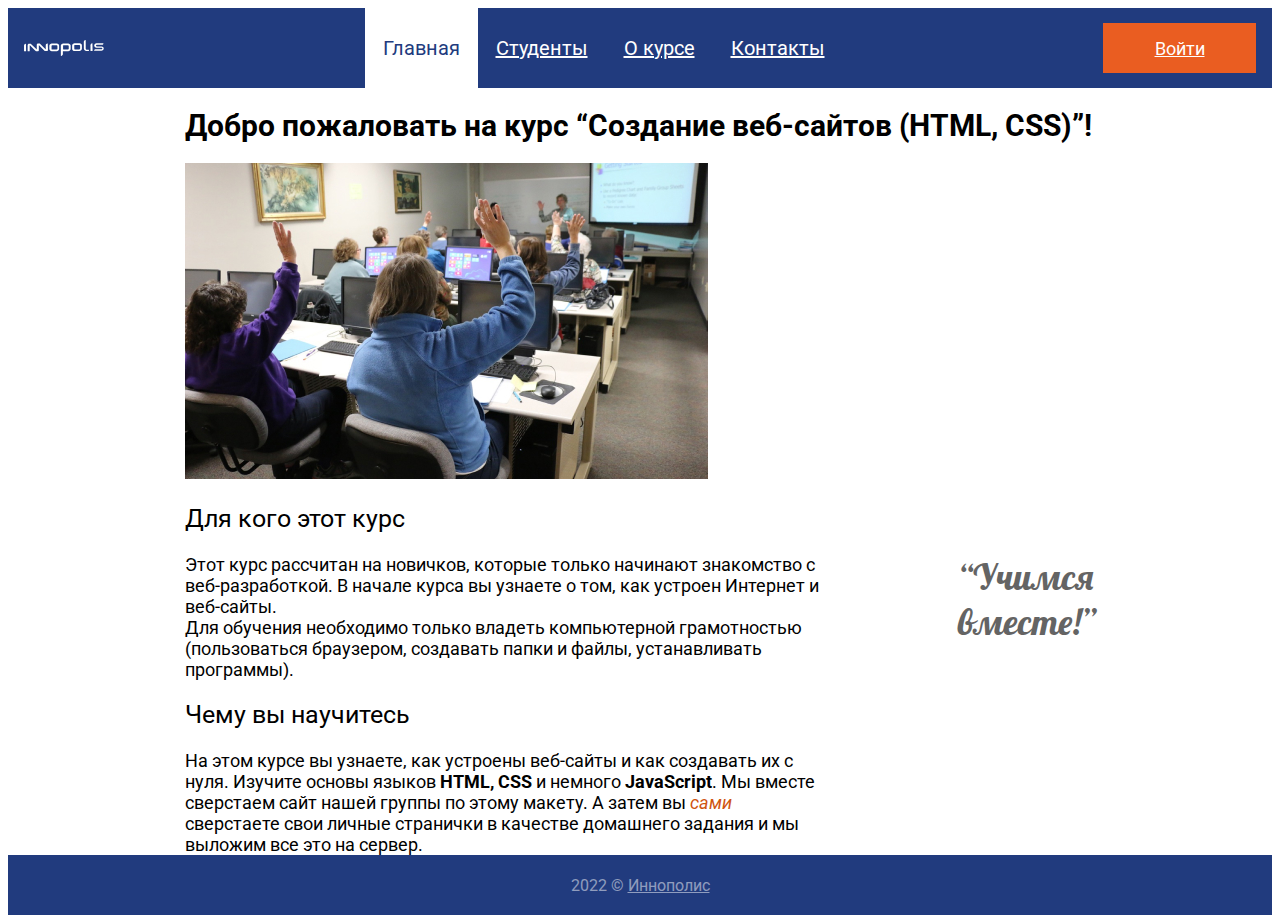
<file: index.html>
<!DOCTYPE html>
<html lang="en">
    <head>
        <meta charset="UTF-8">
        <meta name="viewport" content="width=device-width, initial-scale=1.0">
        <title>Сайт группы</title>
        <link rel="stylesheet" href="css/style.css">
        <script defer src="js/login-popup.js"></script>
        <link rel="preconnect" href="https://fonts.googleapis.com">
        <link rel="preconnect" href="https://fonts.gstatic.com" crossorigin>
        <link href="https://fonts.googleapis.com/css2?family=Lobster&family=Roboto:ital,wght@0,400;0,700;1,400&display=swap" rel="stylesheet">     
    </head>
    <body class="page">
        <header class="header">
            <img class="site-logo" src="img/logo.svg" alt="Логотип" width="80">
            <ul class="site-menu">
                <li> <a class="menu-link active-link" href="#">Главная</a></li>
                <li> <a class="menu-link" href="pages/students.html">Студенты</a></li>
                <li> <a class="menu-link" href="pages/about.html">О курсе</a></li>
                <li> <a class="menu-link" href="pages/contacts.html">Контакты</a></li>
            </ul>
            <a class="login-button" href="login.html">Войти</a>
            <div class="login-popup">
                <h2 class="login-heading">Войти на сайт</h2>
                <form class="login-form" action="" method="GET">
                    <input class="login-input" name="login" type="text" placeholder="Логин" required="">
                    <input class="password-input" name="password"
                    type="password" placeholder="Пароль" required="">
                    <button class="popup-button" type="submit">Войти</button>

                </form>
            </div>
        </header>
        <main class="main">
            <h1 class="main-heading">Добро пожаловать на курс “Создание веб-сайтов (HTML, CSS)”!

            </h1>
            <img  class="class-photo" src="img/class.jpg" alt="Фото класса"  width="523" height="316">
            <h2>Для кого этот курс</h2>
            <div class="intro-wrapper">
            
            <p class="intro-text">Этот курс рассчитан на новичков, которые только начинают знакомство с веб-разработкой. В начале курса вы узнаете о том, как устроен Интернет и веб-сайты.<br>
                Для обучения необходимо только владеть компьютерной грамотностью (пользоваться браузером, создавать папки и файлы, устанавливать программы).</p>
                <aside class="intro-aside">
                    <blockquote>&#8220;Учимся<br> вместе!&#8221;</blockquote> 
                </aside>
            </div>
            <h2>Чему вы научитесь</h2>
            
            <p class="intro-text">На этом курсе вы узнаете, как устроены веб-сайты и как создавать их с нуля. Изучите основы языков <strong>HTML, CSS</strong>  и немного<strong> JavaScript</strong>. Мы вместе сверстаем сайт нашей группы по этому макету. А затем вы <em>сами</em> сверстаете свои личные странички в качестве домашнего задания и мы выложим все это на сервер.</p>
            
            
        
        </main>
        <footer class="footer">
            <p class="copywrite">2022 &copy; <a class="innop-link" href="https://innopolis.com/">Иннополис</a></p>
        </footer>

    </body>
</html>
</file>
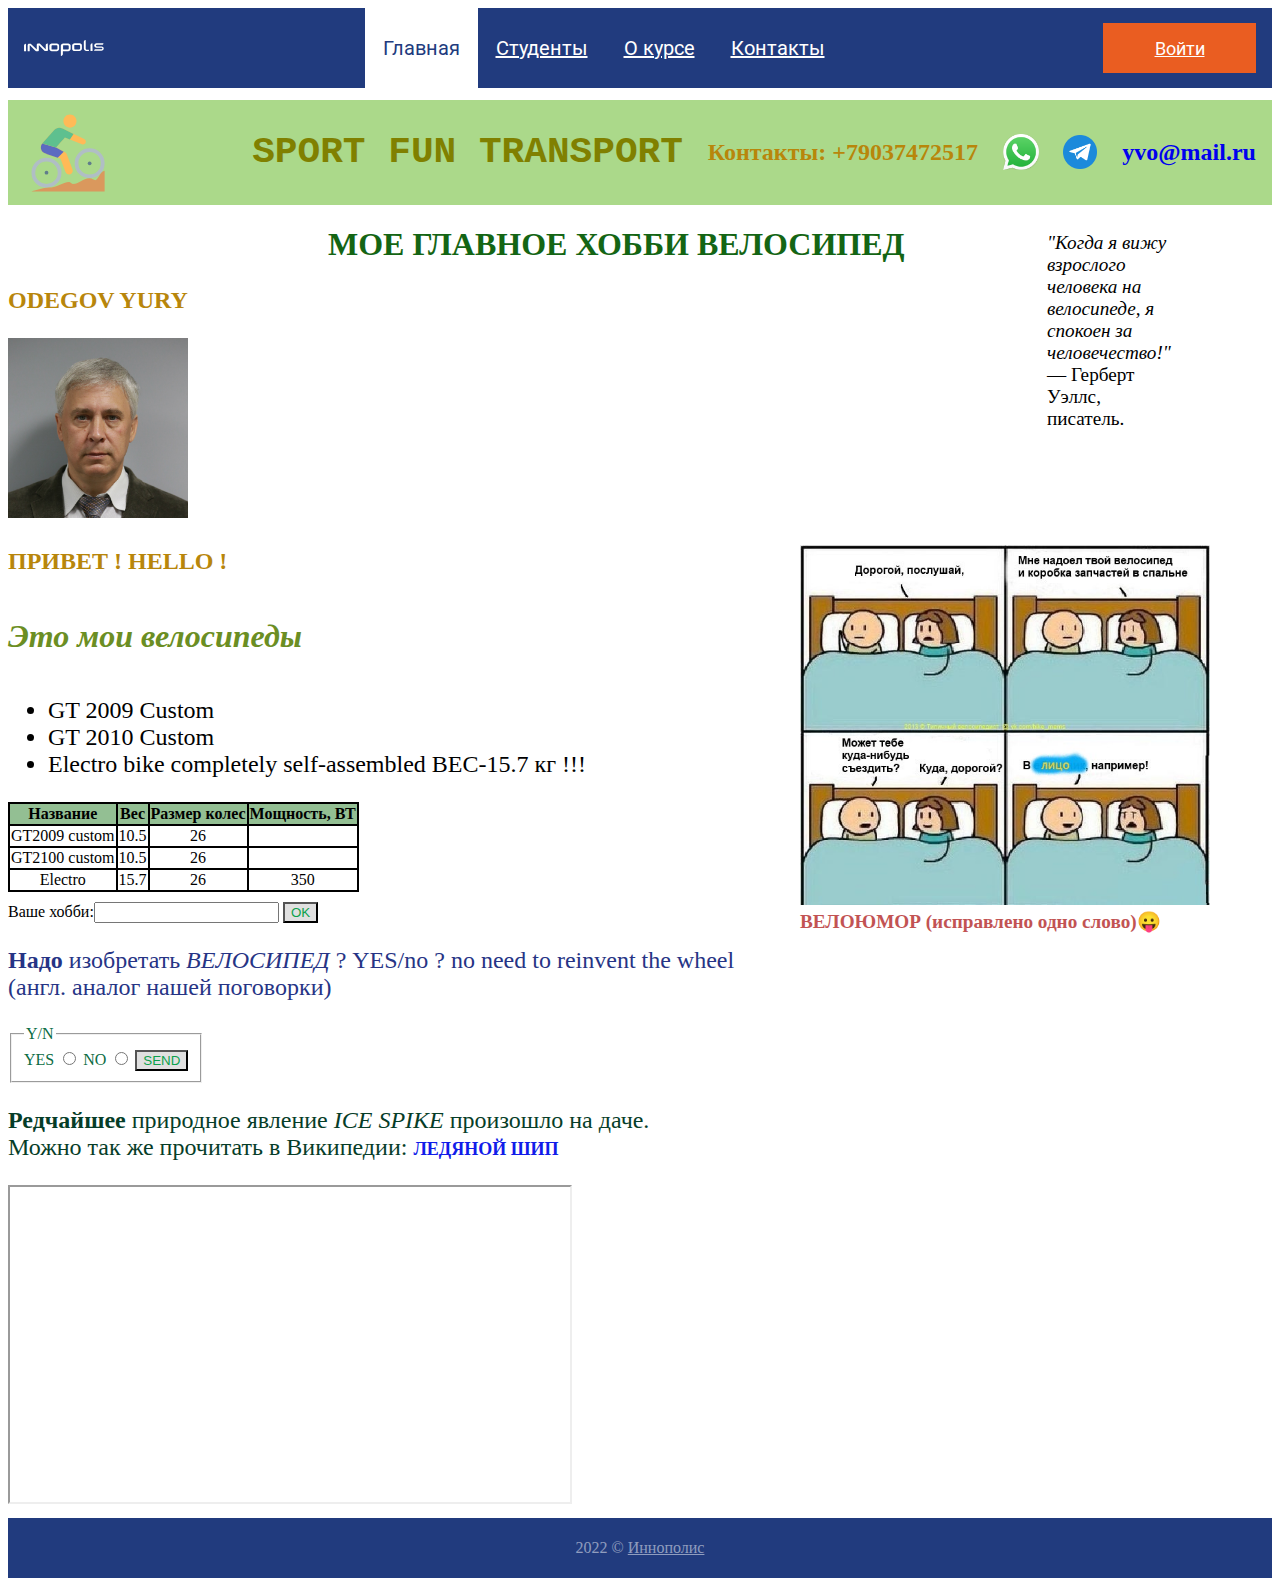
<file: yvo.html>
<!DOCTYPE html>
<html lang="en">

<head>
    <meta charset="UTF-8">
    <meta name="viewport" content="width=device-width, initial-scale=1.0">
    <title>yvo</title>
    <link rel="stylesheet" href="./yvo.css">
    <script defer src="js/login-popup.js"></script>
    <link rel="preconnect" href="https://fonts.googleapis.com">
    <link rel="preconnect" href="https://fonts.gstatic.com" crossorigin>
    <link href="https://fonts.googleapis.com/css2?family=Lobster&family=Roboto:ital,wght@0,400;0,700;1,400&display=swap"
        rel="stylesheet">
    <style>
        h1 {
            color: rgb(20, 101, 20);
        }

        h2 {
            font-family: monospace;
            color: rgb(128, 128, 0);
            font-size: 1cm;
        }

        h3 {
            font-size: x-large;
            color: rgb(184, 134, 11);
        }

        Ul {
            font-size: x-large;
        }

        h4 {
            color: olivedrab;
            font-size: xx-large;
        }
    </style>

</head>

<body>
    <main>
        <header class="header">
            <img class="site-logo" src="img/logo.svg" alt="Логотип" width="80">
            <ul class="site-menu">
                <li> <a class="menu-link active-link" href="index.html">Главная</a></li>
                <li> <a class="menu-link" href="pages/students.html">Студенты</a></li>
                <li> <a class="menu-link" href="pages/about.html">О курсе</a></li>
                <li> <a class="menu-link" href="pages/contacts.html">Контакты</a></li>
            </ul>
            <a class="login-button" href="login.html">Войти</a>
            <div class="login-popup">
                <h2 class="login-heading">Войти на сайт</h2>
                <form class="login-form" action="" method="GET">
                    <input class="login-input" name="login" type="text" placeholder="Логин" required="">
                    <input class="password-input" name="password" type="password" placeholder="Пароль" required="">
                    <button class="popup-button" type="submit">Войти</button>

                </form>
            </div>
        </header>



        <header class="header2">
            <img src="images/cycling_mountain_bike_icon-icons.com_67235.svg" alt="Логотип" width="90">
            <h2> SPORT FUN TRANSPORT</h2>
            <h3>Контакты: +79037472517</h3>
            <img src="images/whatsapp.png" alt="Whatsapp icon" width="36">
            <img src="images/telegram.png" alt="telegram icon" width="34">
            <h3><a class="mail" href="mailto:yvo@mail.ru"> yvo@mail.ru</a></h3>
        </header>

        <h1> МОЕ ГЛАВНОЕ ХОББИ ВЕЛОСИПЕД </h1>
        <h3>ODEGOV YURY</h3>
        <h3><img src="images/CROPPED-E77Q1418.JPG" alt="My photo" width="180"></h3>
        <h3>ПРИВЕТ ! HELLO !</h3>


        <h4><em>Это мои велосипеды</em></h4>
        <Ul>
            <li>
                GT 2009 Custom
            </li>
            <li>
                GT 2010 Custom
            </li>

            <li>Electro bike completely self-assembled ВЕС-15.7 кг !!!
            </li>
        </Ul>

        <table class="table">
            <tr style="background-color:rgb(147, 191, 147) ;">
                <th>Название</th>
                <th>Вес</th>
                <th>Размер колес</th>
                <th>Мощность, ВТ</th>
            </tr>

            <tr>
                <td>GT2009 custom</td>
                <td>10.5</td>
                <td>26</td>
                <td></td>
            </tr>
            <tr>
                <td>GT2100 custom</td>
                <td>10.5</td>
                <td>26</td>
                <td></td>
            </tr>
            <tr>
                <td>Electro</td>
                <td>15.7</td>
                <td>26</td>
                <td>350</td>
            </tr>
        </table>
        <form action="#" method="get">
            <label for="name">Ваше хобби:<input id="name" type="text"></label>
            <button type="submit">OK</button>
            <p class="nado"><strong>Надо</strong> изобретать <em>ВЕЛОСИПЕД</em> ? YES/no ? no need to reinvent the
                wheel<br> (англ. аналог нашей поговорки)</p>
            <fieldset>
                <Legend>Y/N</Legend>
                <label for="Y">YES</label>
                <input id="Y" type="radio" name="Y" value="YES">
                <label for="N">NO</label>
                <input id="N" type="radio" name="Y" value="NO">
                <button type="submit">SEND</button>
            </fieldset>
        </form>
        <p class="pr"><strong>Редчайшее</strong> природное явление <em>ICE SPIKE</em> произошло на даче. <br> Можно
            так же прочитать в Википедии: <a class="wiki"
                href="https://ru.wikipedia.org/wiki/%D0%9B%D0%B5%D0%B4%D1%8F%D0%BD%D0%BE%D0%B9_%D1%88%D0%B8%D0%BF">ЛЕДЯНОЙ
                ШИП</a></p>
        <h5>
            <em>"Когда я вижу взрослого человека на велосипеде, я спокоен за человечество!"</em>
            — Герберт Уэллс, писатель.
        </h5>
        <h6><img src="images/jWGX6BTFvo4.jpg" alt="Велоюмор" width="410">ВЕЛОЮМОР (исправлено одно слово)😛</h6>

        <iframe class="video" width="560" height="315" src="https://www.youtube.com/embed/4MEsR8Yy71E"
            title="YouTube video player"
            allow="accelerometer; autoplay; clipboard-write; encrypted-media; gyroscope; picture-in-picture"
            allowfullscreen></iframe>

    </main>
    <footer class="footer">
        <p class="copywrite">2022 &copy; <a class="innop-link" href="https://innopolis.com/">Иннополис</a></p>
    </footer>

</body>
</file>
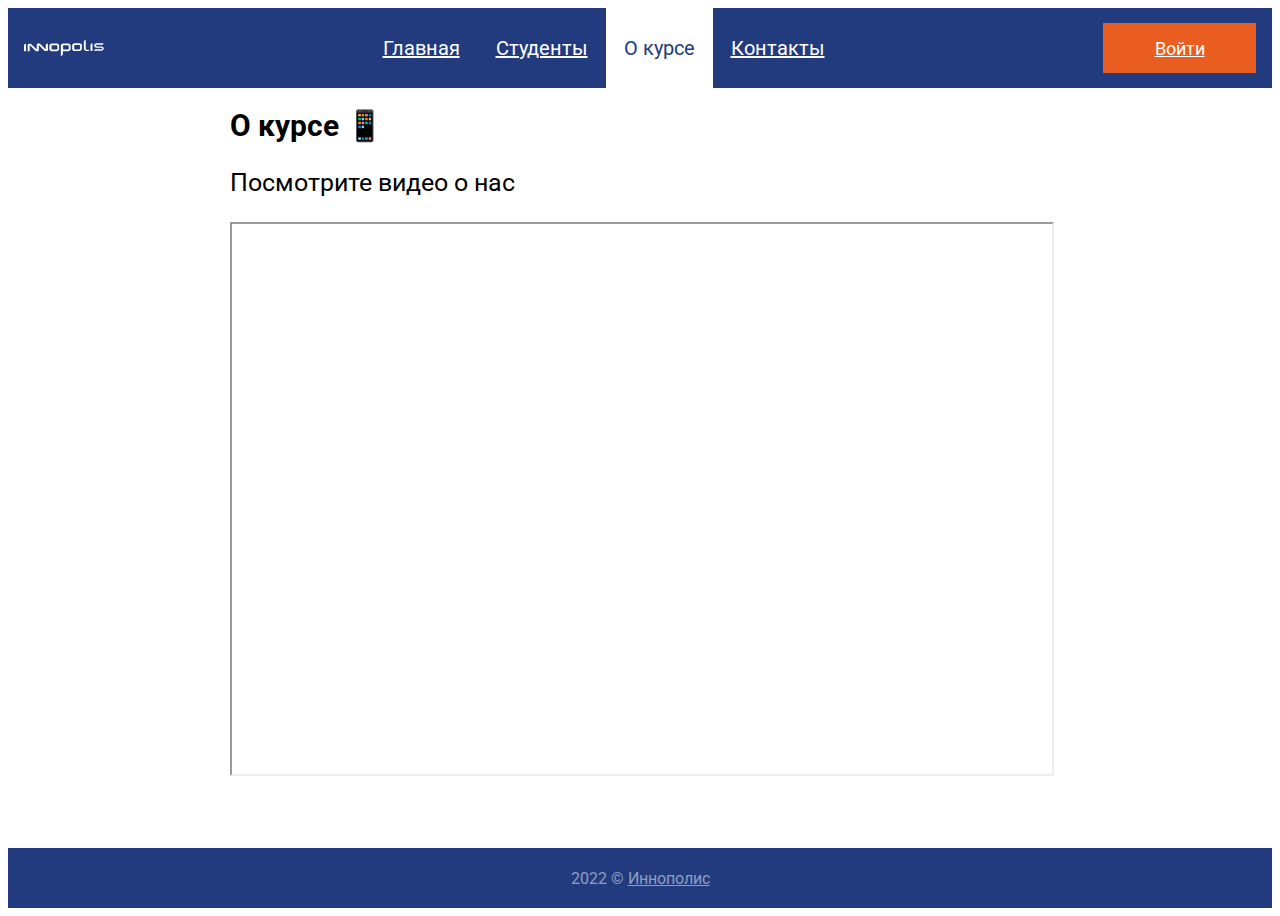
<file: pages/about.html>
<!DOCTYPE html>
<html lang="en">

<head>
    <meta charset="UTF-8">
    <meta name="viewport" content="width=device-width, initial-scale=1.0">
    <title>О курсе</title>
    <link rel="stylesheet" href="../css/style.css">
    <script defer src="../js/login-popup.js"></script>
    <link rel="preconnect" href="https://fonts.googleapis.com">
    <link rel="preconnect" href="https://fonts.gstatic.com" crossorigin>
    <link href="https://fonts.googleapis.com/css2?family=Roboto:ital,wght@0,400;0,700;1,400&display=swap"
        rel="stylesheet">
</head>

<body class="page">
    <header class="header">
        <img class="site-logo" src="../img/logo.svg" alt="Логотип" width="80">
        <ul class="site-menu">
            <li> <a class="menu-link" href="../index.html">Главная</a></li>
            <li> <a class="menu-link " href="students.html">Студенты</a></li>
            <li> <a class="menu-link active-link" href="#">О курсе</a></li>
            <li> <a class="menu-link" href="contacts.html">Контакты</a></li>
        </ul>
        <a class="login-button" href="login.html">Войти</a>
        <div class="login-popup">
            <h2 class="login-heading">Войти на сайт</h2>
            <form class="login-form" action="" method="GET">
                <input class="login-input" name="login" type="text" placeholder="Логин" required="">
                <input class="password-input" name="password" type="password" placeholder="Пароль" required="">
                <button class="popup-button" type="submit">Войти</button>

            </form>
        </div>
    </header>
    <main class="main main-about">
        <h1 class="main-heading">О курсе 📱</h1>
        <p class="about-text">Посмотрите видео о нас</p>
        <iframe class="about-video" width="560" height="315" src="https://www.youtube.com/embed/HiFfgmPXsXw"
            title="YouTube video player"
            allow="accelerometer; autoplay; clipboard-write; encrypted-media; gyroscope; picture-in-picture"
            allowfullscreen></iframe>


    </main>
    <footer class="footer">
        <p class="copywrite">2022 &copy; <a class="innop-link" href="https://innopolis.com/">Иннополис</a></p>
    </footer>

</body>

</html>
</file>
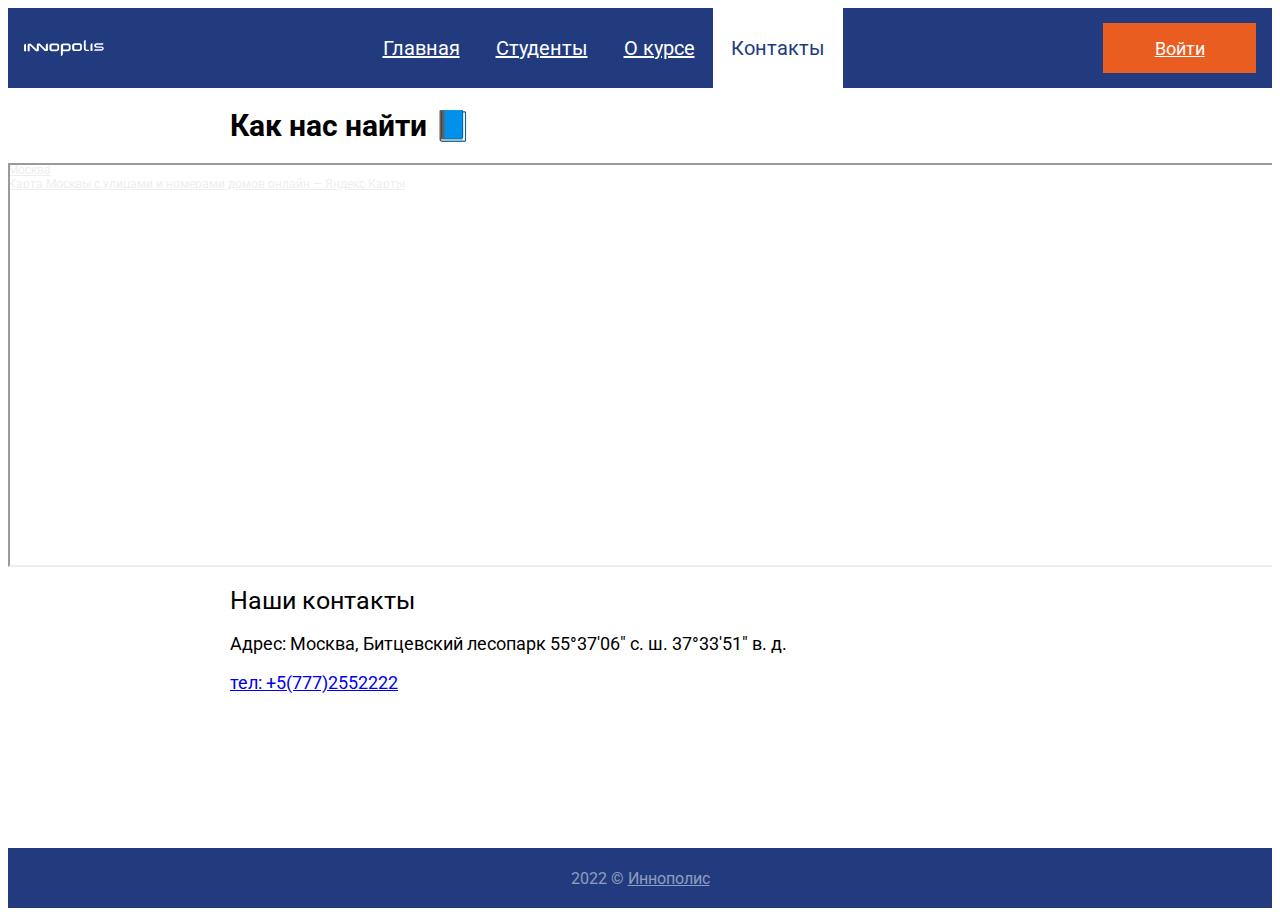
<file: pages/contacts.html>
<!DOCTYPE html>
<html lang="en">

<head>
    <meta charset="UTF-8">
    <meta name="viewport" content="width=device-width, initial-scale=1.0">
    <title>Контакты</title>
    <link rel="stylesheet" href="../css/style.css">
    <script defer src="../js/login-popup.js"></script>
    <link rel="preconnect" href="https://fonts.googleapis.com">
    <link rel="preconnect" href="https://fonts.gstatic.com" crossorigin>
    <link href="https://fonts.googleapis.com/css2?family=Roboto:ital,wght@0,400;0,700;1,400&display=swap"
        rel="stylesheet">
</head>

<body class="page">
    <header class="header">
        <img class="site-logo" src="../img/logo.svg" alt="Логотип" width="80">
        <ul class="site-menu">
            <li> <a class="menu-link" href="../index.html">Главная</a></li>
            <li> <a class="menu-link " href="students.html">Студенты</a></li>
            <li> <a class="menu-link" href="about.html">О курсе</a></li>
            <li> <a class="menu-link active-link" href="#">Контакты</a></li>
        </ul>
        <a class="login-button" href="login.html">Войти</a>
        <div class="login-popup">
            <h2 class="login-heading">Войти на сайт</h2>
            <form class="login-form" action="#" method="GET">
                <input class="login-input" name="login" type="text" placeholder="Логин" required="">
                <input class="password-input" name="password" type="password" placeholder="Пароль" required="">
                <button class="popup-button" type="submit">Войти</button>

            </form>
        </div>
    </header>
    <main class="main contacts-about">
        <h1 class="main-heading contacts-heading">Как нас найти 📘</h1>
        <div style="position:relative;overflow:hidden;"><a
                href="https://yandex.ru/maps/213/moscow/?utm_medium=mapframe&utm_source=maps"
                style="color:#eee;font-size:12px;position:absolute;top:0px;">Москва</a><a
                href="https://yandex.ru/maps/213/moscow/?ll=37.563817%2C55.627834&utm_medium=mapframe&utm_source=maps&z=14"
                style="color:#eee;font-size:12px;position:absolute;top:14px;">Карта Москвы с улицами и номерами домов
                онлайн — Яндекс Карты</a><iframe class="contacts-maps"
                src="https://yandex.ru/map-widget/v1/-/CCUZy4F83C" width="560" height="400" allow="fullscreen"
                style="position:relative;"></iframe></div>
        <h2 class="contacts-text-heading">Наши контакты</h2>
        <address class="contacts-address">
            <p>Адрес: Москва, Битцевский лесопарк 55°37′06″ с. ш. 37°33′51″ в. д.</p>
            <a class="contacts-tel" href="tel:">тел: +5(777)2552222</a>
        </address>


    </main>
    <footer class="footer">
        <p class="copywrite">2022 &copy; <a class="innop-link" href="https://innopolis.com/">Иннополис</a></p>
    </footer>

</body>

</html>
</file>
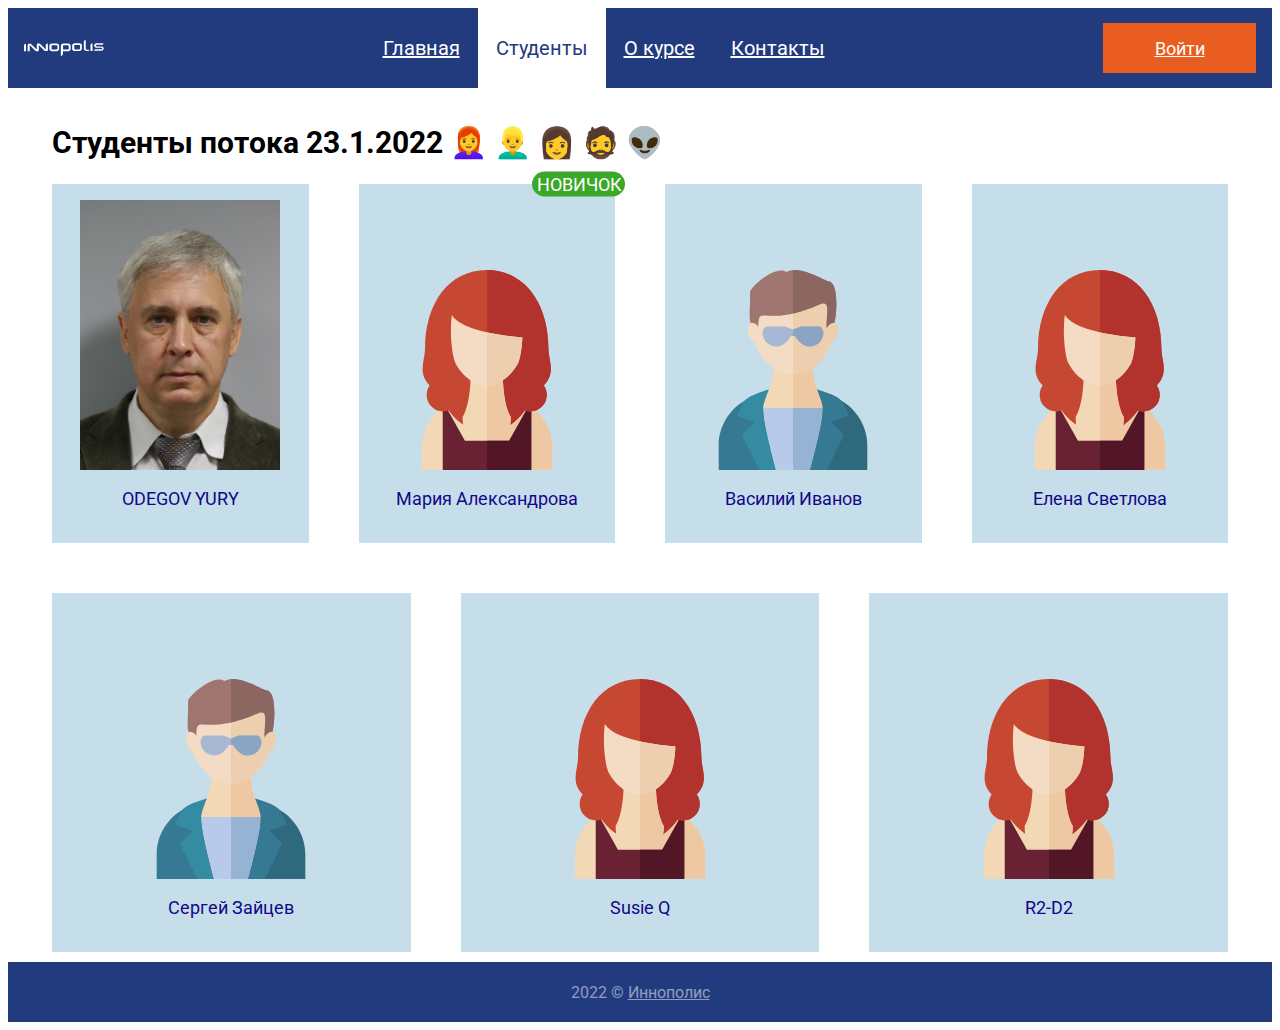
<file: pages/students.html>
<!DOCTYPE html>
<html lang="en">

<head>
    <meta charset="UTF-8">
    <meta name="viewport" content="width=device-width, initial-scale=1.0">
    <title>Студенты</title>
    <link rel="stylesheet" href="../css/style.css">
    <script defer src="../js/login-popup.js"></script>
    <link rel="preconnect" href="https://fonts.googleapis.com">
    <link rel="preconnect" href="https://fonts.gstatic.com" crossorigin>
    <link href="https://fonts.googleapis.com/css2?family=Roboto:ital,wght@0,400;0,700;1,400&display=swap"
        rel="stylesheet">
</head>

<body class="page">
    <header class="header student-header">
        <img class="site-logo" src="../img/logo.svg" alt="Логотип" width="80">
        <ul class="site-menu">
            <li> <a class="menu-link" href="../index.html">Главная</a></li>
            <li> <a class="menu-link active-link" href="#">Студенты</a></li>
            <li> <a class="menu-link" href="about.html">О курсе</a></li>
            <li> <a class="menu-link" href="contacts.html">Контакты</a></li>
        </ul>
        <a class="login-button" href="login.html">Войти</a>
        <div class="login-popup">
            <h2 class="login-heading">Войти на сайт</h2>
            <form class="login-form" action="" method="GET">
                <input class="login-input" name="login" type="text" placeholder="Логин" required="">
                <input class="password-input" name="password" type="password" placeholder="Пароль" required="">
                <button class="popup-button" type="submit">Войти</button>

            </form>
        </div>
    </header>
    <main class="main main-students">
        <h1 class="main-heading student-heading">Студенты потока 23.1.2022 👩‍🦰 👱‍♂️ 👩 🧔 👽</h1>
        <div class="students">

            <section class="student">
                <a class="student-link" href="../yvo.html">
                    <img src="../img/CROPPED-E77Q1418.JPG" alt="Аватар студента" width="200" height="270">
                    <p class="student-name">ODEGOV YURY</p>
                </a>
            </section>


            <section class="student">
                <a class="student-link" href="">
                    <img src="../img/avatar-woman.svg" alt="Аватар студента" width="200" height="270">
                    <p class="student-name">Мария Александрова</p>

                </a>
                <span class="novice">НОВИЧОК</span>
            </section>


            <section class="student">
                <a class="student-link" href="">
                    <img src="../img/avatar-man.svg" alt="Аватар студента" width="200" height="270">
                    <p class="student-name">Василий Иванов</p>
                </a>
            </section>


            <section class="student">
                <a class="student-link" href="">
                    <img src="../img/avatar-woman.svg" alt="Аватар студента" width="200" height="270">
                    <p class="student-name">Елена Светлова</p>
                </a>
            </section>


            <section class="student">
                <a class="student-link" href="">
                    <img src="../img/avatar-man.svg" alt="Аватар студента" width="200" height="270">
                    <p class="student-name">Сергей Зайцев</p>
                </a>
            </section>


            <section class="student">
                <a class="student-link" href="">
                    <img src="../img/avatar-woman.svg" alt="Аватар студента" width="200" height="270">
                    <p class="student-name">Susie Q</p>
                </a>
            </section>

            <section class="student">
                <a class="student-link" href="">
                    <img src="../img/avatar-woman.svg" alt="Аватар студента" width="200" height="270">
                    <p class="student-name">R2-D2</p>
                </a>
            </section>


        </div>

    </main>
    <footer class="footer">
        <p class="copywrite">2022 &copy; <a class="innop-link" href="https://innopolis.com/">Иннополис</a></p>
    </footer>

</body>

</html>
</file>
<file: css/style.css>
.page {
    display: flex;
    flex-direction: column;
    min-height: 100vh;
    font-family: 'Roboto', sans-serif;
}

.header {
    box-sizing: border-box;
    width: 100%;
    max-width: 1300px;
    margin: 0 auto;
    padding: 0 16px;
    min-height: 80px;
    display: flex;
    justify-content: space-between;
    align-items: center;
    flex-wrap: wrap;
    background-color: #213b7e;
}

.site-menu {
    align-self: stretch;
    display: flex;
    flex-wrap: wrap;
    list-style: none;
    margin: 0;
    padding: 0;
}

.site-menu>li {
    display: flex;
    min-height: 80px;
}

.menu-link {
    display: flex;
    align-items: center;
    font-family: 'Roboto';
    font-style: normal;
    font-weight: 400;
    font-size: 20px;
    color: #fff;
    padding: 0 18px;
    background-color: #213B7E;
}

.menu-link:hover {
    color: #213B7E;
    background-color: #fff;
    text-decoration: none;
}

.login-button {
    display: flex;
    justify-content: center;
    align-items: center;
    width: 153px;
    min-height: 50px;
    font-family: 'Roboto';
    font-style: normal;
    font-weight: 400;
    font-size: 18px;
    color: #FFFFFF;
    background-color: #EA5D21;
}

/* Main*/
.main {
    box-sizing: border-box;
    width: 100%;
    max-width: 911px;
    margin: 0 auto;
    flex-grow: 1;
}



.class-photo {
    object-fit: cover;
    width: 100%;
    max-width: 523px;
    height: 316px;
}

.main-heading {
    font-family: 'Roboto';
    font-style: normal;
    font-weight: 700;
    font-size: 30px;
    line-height: 35px;
    display: flex;
    align-items: center;
}

h2 {
    font-family: 'Roboto';
    font-style: normal;
    font-weight: 400;
    font-size: 25px;
    line-height: 29px;
}

.intro-wrapper {
    display: flex;
    flex-wrap: wrap;
    justify-content: space-between;
}

.intro-aside {
    color: rgba(100, 100, 100, 1);
    font-family: 'Lobster';
    font-style: normal;
    font-weight: 400;
    font-size: 36px;
    line-height: 45px;
}

.intro-aside>blockquote {
    margin: 0;
}



.intro-text {
    width: 100%;
    max-width: 634px;
    font-family: 'Roboto';
    font-style: normal;
    font-weight: 400;
    font-size: 18px;
    line-height: 21px;
    margin: 0;

}

em {
    font-style: italic;
    color: #CF5510;
}

/* Students */
.student-header {
    margin-bottom: 37px;
}

.students {
    display: flex;
    flex-wrap: wrap;
    min-width: 1202px;
    gap: 50px;
    padding: 0 13px;
    box-sizing: border-box;
    margin: 0 auto;
}

.student-heading {
    max-width: 1202px;
    padding: 0 13px;
    margin: 0 auto;
    box-sizing: border-box;
    margin-bottom: 24px;
}

.student {
    position: relative;
    display: flex;
    flex-direction: column;
    align-items: center;
    flex: 110;

    padding: 1em;
    box-sizing: border-box;
    width: 200px;
    background-color: rgb(198, 222, 233);
}

/*.student:nth-child(2n+1){
    background-color: #CF5510;
}*/
.main-students {
    max-width: 1202px;
    margin-bottom: 10px;
}

@media (min-width: 1150px) {
    .student {
        max-width: calc(100%/2);
    }
}

.student-link {
    display: flex;
    flex-direction: column;
    align-items: center;
    flex: 110;
    box-sizing: border-box;
    background-color: rgb(198, 222, 233);
    text-decoration: none;
}

.student img {
    object-position: bottom;
    object-fit: contain;
    min-height: 270px;
}

.student-name {
    display: block;
    text-align: center;
    font-size: large;
    color: #12088a;
}

.novice {
    position: absolute;
    top: 0px;
    transform: translateY(-50%);
    right: -10px;
    background-color: #3AA828;
    color: rgb(255, 255, 255);
    border-radius: 20px;
    width:82.72px;
    height: 21px;
    font-family: 'Roboto';
    font-style: normal;
    font-size: 18px;
    font-weight: 400;
    line-height: 21px;
    display: flex;
    align-items: center;
    padding: 2px 5px;

}

/* Login-popup */
.login-popup {
    display: none;
    position: absolute;
    bottom: auto;
    z-index: 2;
    left: 48%;
    transform: translate(-46%, 71%);
    box-sizing: content-box;
    width: 100%;
    max-width: 500px;
    min-height: 418px;
    padding: 26px 28px 56px;
    background-color: rgb(255, 255, 255);
    border: 1px solid #213B7E;
    box-shadow: 5px 5px 4px 0 rgba(0, 0, 0, 0.25);
}

.login-form {
    display: flex;
    align-items: center;
    flex-direction: column;
}

.login-form>input {
    width: 100%;
    min-width: 444px;
    min-height: 55px;
    margin-bottom: 56px;
    border: 1px solid #808080
}

.popup-button {
    font-family: 'Roboto', sans-serif;
    font-weight: 400;
    font-size: 18px;
    display: flex;
    justify-content: center;
    align-items: center;
    width: 153px;
    min-height: 50px;
    text-decoration: none;
    color: rgb(240, 255, 255);
    background-color: #EA6113;
    border: none;
}

.login-form>input {
    padding: 0 1em;

}

.intro-text {
    width: 100%;
    max-width: 634px;
    font-family: 'Roboto', sans-serif;
    font-style: normal;
    font-weight: 400;
    font-size: 18px;
    line-height: 21px;
}

.intro-text>strong {
    font-weight: 700;
}

.intro-text>em {
    color: #CF5510;
    font-style: italic;
}

/* Contacts */
.contacts-about {
    max-width: 100%;

}

.contacts-heading {
    max-width: 820px;
    margin-left: auto;
    margin-right: auto;
}


.contacts-text-heading {
    max-width: 820px;
    margin: 0 auto;
    font-style: normal;
    font-weight: 400;
    font-size: 25px;
    line-height: 29px;

}

.contacts-maps {
    width: 100%;
    margin-bottom: 15px;
}

.contacts-address,
.contacts-tel {
    max-width: 820px;
    margin: 0 auto;
    font-family: 'Roboto';
    font-style: normal;
    font-weight: 400;
    font-size: 18px;
    line-height: 21px;
    margin-bottom: 15px;

}

/* About */
.main-about {
    max-width: 820px;
}

.about-video {
    width: 100%;
    min-height: 550px;
}

.about-text {
    font-family: 'Roboto';
    font-style: normal;
    font-weight: 400;
    font-size: 25px;
    line-height: 29px;
}

/* Footer */
.footer {
    box-sizing: border-box;
    width: 100%;
    max-width: 1300px;
    margin: 0 auto;
    padding: 0 16px;
    min-height: 60px;
    display: flex;
    justify-content: center;
    align-items: center;
    background-color: #213B7E;
}

.copywrite {
    color: rgba(255, 255, 255, .5);
}

.innop-link {
    color: rgba(255, 255, 255, .5);
}

@media(max-width: 300px) {
    .header {
        justify-content: center;
        padding: 1em 16px;
        gap: 1em;
    }

    .site-logo {
        width: 100%;
        min-height: 80px;
    }

    .site-menu {
        justify-content: center;
    }
}

/* JS */
.active-link {
    color: #213B7E;
    background-color: rgb(255, 255, 255);
    text-decoration: none;
}

.show-popup {
    display: block;
}
</file>
<file: yvo.css>
table {
    border: 2px solid rgb(0, 0, 0);
    border-collapse: collapse;
    margin-bottom: 10px;

}

td {
    border: 2px solid rgb(0, 0, 0);
    border-collapse: collapse;
    text-align: center;

}

th {
    border: 2px solid rgb(0, 0, 0);
    border-collapse: collapse;

}

h1 {
    margin-left: 320px
}

h2 {
    margin-left: 3cm;
}

.header {
    box-sizing: border-box;
    width: 100%;
    max-width: 1300px;
    margin: 0 auto;
    padding: 0 16px;
    min-height: 80px;
    display: flex;
    justify-content: space-between;
    align-items: center;
    flex-wrap: wrap;
    background-color: #213b7e;
    margin-bottom: 12px;
}

.site-menu {
    align-self: stretch;
    display: flex;
    flex-wrap: wrap;
    list-style: none;
    margin: 0;
    padding: 0;
}


.site-menu>li {
    display: flex;
    min-height: 80px;
}

.menu-link {
    display: flex;
    align-items: center;
    font-family: 'Roboto';
    font-style: normal;
    font-weight: 400;
    font-size: 20px;
    color: #fff;
    padding: 0 18px;
    background-color: #213B7E;
}

.menu-link:hover {
    color: #213B7E;
    background-color: #fff;
    text-decoration: none;
}

.login-button {
    display: flex;
    justify-content: center;
    align-items: center;
    width: 153px;
    min-height: 50px;
    font-family: 'Roboto';
    font-style: normal;
    font-weight: 400;
    font-size: 18px;
    color: #FFFFFF;
    background-color: #EA5D21;
}

.login-popup {
    display: none;
    position: absolute;
    bottom: auto;
    z-index: 2;
    left: 48%;
    transform: translate(-46%, 71%);
    box-sizing: content-box;
    width: 100%;
    max-width: 500px;
    min-height: 418px;
    padding: 26px 28px 56px;
    background-color: rgb(255, 255, 255);
    border: 1px solid #213B7E;
    box-shadow: 5px 5px 4px 0 rgba(0, 0, 0, 0.25);
}

.login-form {
    display: flex;
    align-items: center;
    flex-direction: column;
}

.login-form>input {
    width: 100%;
    min-width: 444px;
    min-height: 55px;
    margin-bottom: 56px;
    border: 1px solid #808080
}

.popup-button {
    font-family: 'Roboto', sans-serif;
    font-weight: 400;
    font-size: 18px;
    display: flex;
    justify-content: center;
    align-items: center;
    width: 153px;
    min-height: 50px;
    text-decoration: none;
    color: rgb(240, 255, 255);
    background-color: #EA6113;
    border: none;
}

.login-form>input {
    padding: 0 1em;

}


.header2 {
    box-sizing: border-box;
    width: 100%;
    max-width: 1300px;
    /*margin-top: 80px;*/
    margin: 0 auto;
    padding: 0 16px;
    min-height: 80px;
    display: flex;
    justify-content: space-between;
    align-items: center;
    flex-wrap: wrap;
    background-color: rgb(171, 217, 138);

}

.mail {
    text-decoration: none;
}

/*.footer {
    box-sizing: border-box;
    width: 100%;
    max-width: 1300px;
    margin: 0 auto;
    padding: 0 16px;
    min-height: 40px;
    display: flex;
    justify-content: space-between;
    background-color: #7598ca;
    font-size: x-large;
    font-weight: 400;

}*/

/*.sg {
    color: #1d0be3;
    text-decoration: none;
}*/

.video {
    margin-bottom: 10px;


}


.wiki {
    color: rgb(17, 28, 233);
    font-size: large;
    font-weight: 600;
    text-decoration: none;
}

h5 {
    position: absolute;
    width: 129px;
    height: 90px;
    left: 1047px;
    top: 200px;
    font-size: larger;
    font-weight: 500;
}

.pr {
    font-size: x-large;
    color: rgb(6, 61, 40);

}

.nado {
    color: rgb(38, 52, 133);
    font-size: x-large;
}

button {
    color: #0ba14c;
    font-weight: 500;
    background-color: rgb(224, 224, 224);
}

fieldset {
    width: fit-content;
    color: #0b6c44;
    font-weight: 500;
}

.main {
    box-sizing: border-box;
    width: 100%;
    max-width: 911px;
    margin: 0 auto;
    padding: 0 2vw;
    flex-grow: 1;
}

h6 {
    position: absolute;
    left: 800px;
    top: 500px;
    font-size: larger;
    font-weight: 600;
    color: rgb(194, 83, 83);
}

/* Footer */
.footer {
    box-sizing: border-box;
    width: 100%;
    max-width: 1300px;
    margin: 0 auto;
    padding: 0 16px;
    min-height: 60px;
    display: flex;
    justify-content: center;
    align-items: center;
    background-color: #213B7E;
}

.copywrite {
    color: rgba(255, 255, 255, .5);
}

.innop-link {
    color: rgba(255, 255, 255, .5);
}

/* JS */
.active-link {
    color: #213B7E;
    background-color: rgb(255, 255, 255);
    text-decoration: none;
}

.show-popup {
    display: block;
}
</file>
